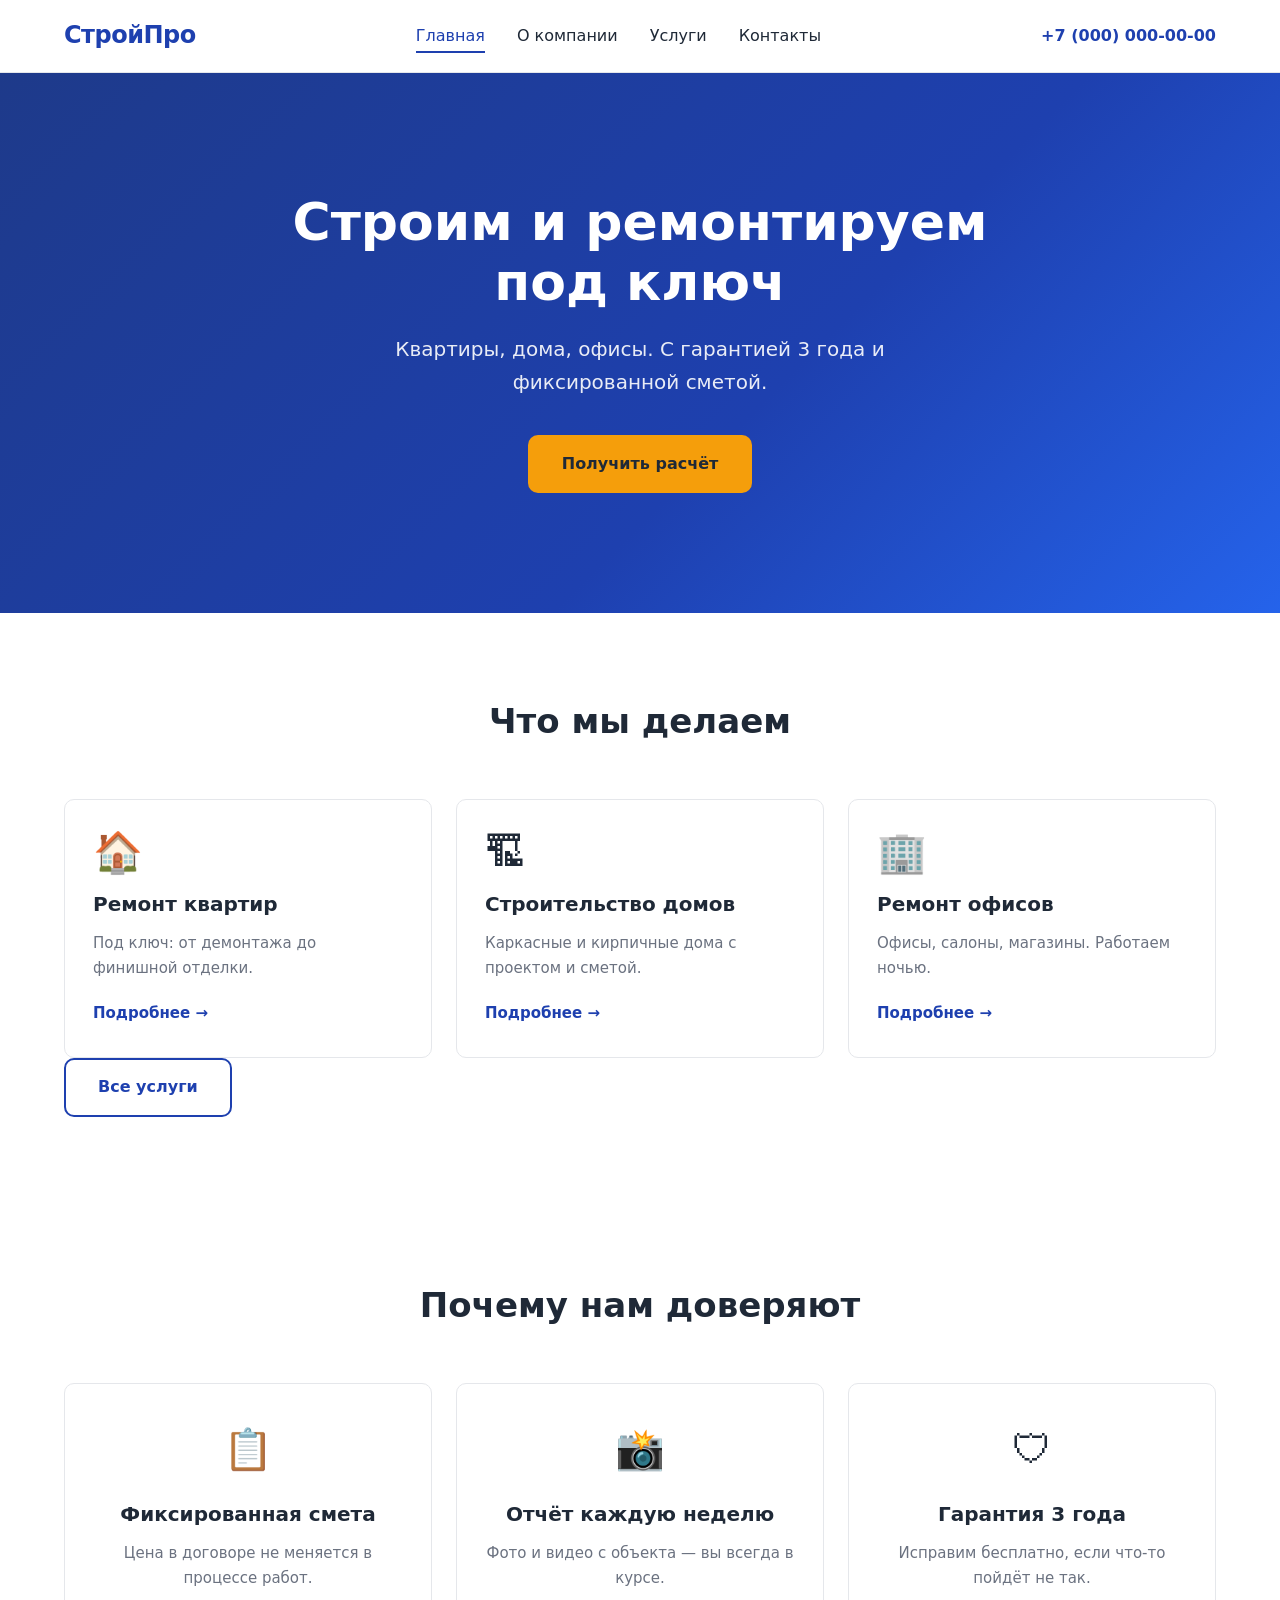
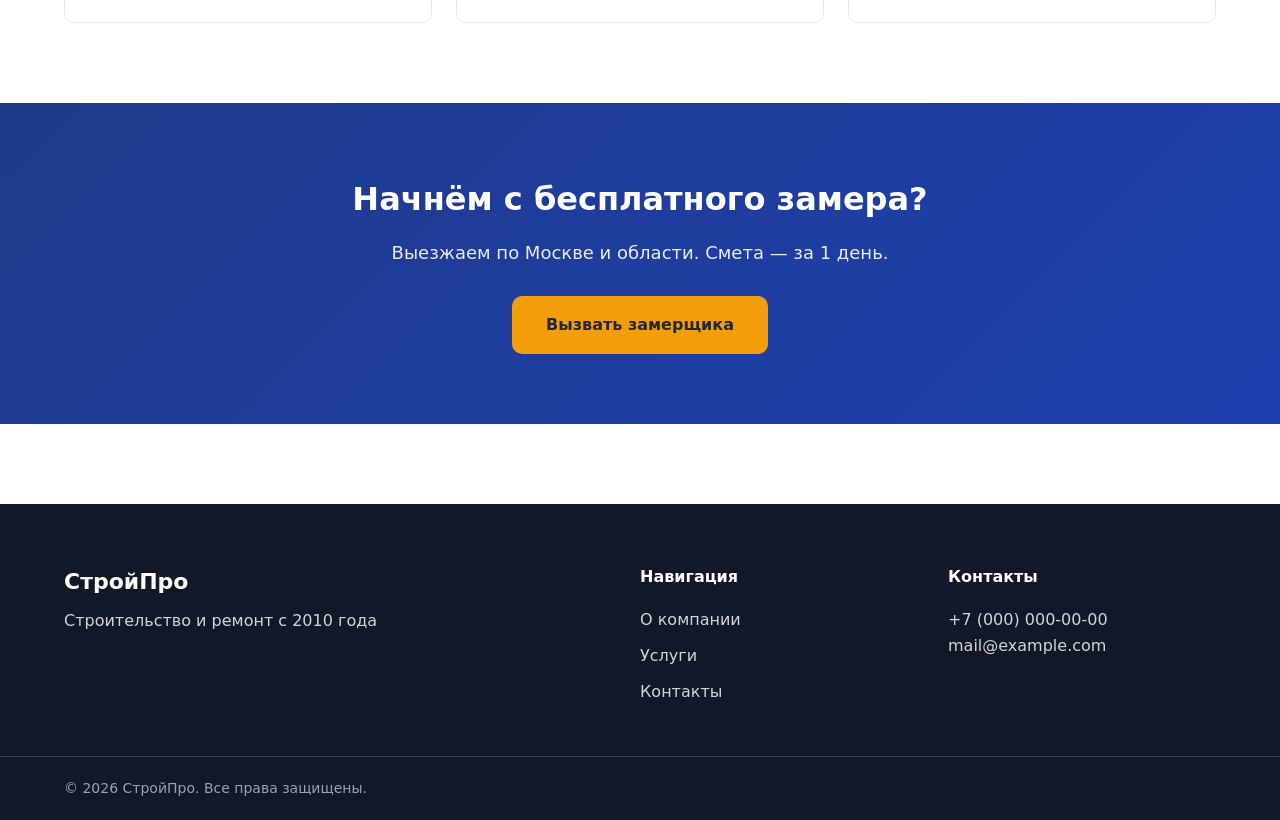
<file: index.html>
<!DOCTYPE html>
<html lang="ru">
<head>
  <meta charset="UTF-8">
  <meta name="viewport" content="width=device-width, initial-scale=1.0">
  <meta name="description" content="СтройПро — ремонт квартир и строительство домов под ключ в Москве. Фиксированная смета, гарантия 3 года.">
  <title>СтройПро — строительство и ремонт под ключ</title>
  <link rel="stylesheet" href="css/style.css">
  <link src="js/script.js">
</head>
<body>

  <!-- ШАПКА (одинаковая на всех страницах) -->
  <header class="header">
    <div class="container header-inner">
      <a href="index.html" class="logo">СтройПро</a>

      <nav class="nav">
        <ul class="nav-list">
          <li><a href="index.html" class="active">Главная</a></li>
          <li><a href="about.html">О компании</a></li>
          <li><a href="services.html">Услуги</a></li>
          <li><a href="contacts.html">Контакты</a></li>
        </ul>
      </nav>

      <a href="tel:+70000000000" class="header-phone">+7 (000) 000-00-00</a>

      <button class="burger" id="burger" aria-label="Открыть меню">
        <span></span><span></span><span></span>
      </button>
    </div>
  </header>



  <!-- КОНТЕНТ СТРАНИЦЫ (меняется) -->
  <main>
    <section class="hero">
      <div class="container">
        <h1>Строим и ремонтируем под ключ</h1>
        <p class="hero-sub">Квартиры, дома, офисы. С гарантией 3 года и фиксированной сметой.</p>
        <a href="contacts.html" class="btn btn-primary">Получить расчёт</a>
      </div>
    </section>
        <!-- УСЛУГИ КРАТКО -->
    <section class="section">
      <div class="container">
        <h2 class="section-heading">Что мы делаем</h2>
        <div class="services-grid">
          <a href="service-web.html" class="service-card">
            <div class="service-icon">🏠</div>
            <h3>Ремонт квартир</h3>
            <p>Под ключ: от демонтажа до финишной отделки.</p>
            <span class="service-link">Подробнее →</span>
          </a>
          <a href="service-web.html" class="service-card">
            <div class="service-icon">🏗</div>
            <h3>Строительство домов</h3>
            <p>Каркасные и кирпичные дома с проектом и сметой.</p>
            <span class="service-link">Подробнее →</span>
          </a>
          <a href="service-web.html" class="service-card">
            <div class="service-icon">🏢</div>
            <h3>Ремонт офисов</h3>
            <p>Офисы, салоны, магазины. Работаем ночью.</p>
            <span class="service-link">Подробнее →</span>
          </a>
        </div>
        <div class="section-more">
          <a href="services.html" class="btn btn-outline">Все услуги</a>
        </div>
      </div>
    </section>

    <!-- ПРЕИМУЩЕСТВА -->
    <section class="section section-alt">
      <div class="container">
        <h2 class="section-heading">Почему нам доверяют</h2>
        <div class="principles-grid">
          <div class="principle">
            <div class="principle-icon">📋</div>
            <h3>Фиксированная смета</h3>
            <p>Цена в договоре не меняется в процессе работ.</p>
          </div>
          <div class="principle">
            <div class="principle-icon">📸</div>
            <h3>Отчёт каждую неделю</h3>
            <p>Фото и видео с объекта — вы всегда в курсе.</p>
          </div>
          <div class="principle">
            <div class="principle-icon">🛡</div>
            <h3>Гарантия 3 года</h3>
            <p>Исправим бесплатно, если что-то пойдёт не так.</p>
          </div>
        </div>
      </div>
    </section>
    <!-- CTA -->
    <section class="cta">
      <div class="container cta-inner">
        <h2>Начнём с бесплатного замера?</h2>
        <p>Выезжаем по Москве и области. Смета — за 1 день.</p>
        <a href="contacts.html" class="btn btn-primary">Вызвать замерщика</a>
      </div>
    </section>
  </main>

  <!-- ФУТЕР (одинаковый на всех страницах) -->
  <footer class="footer">
    <div class="container footer-inner">
      <div class="footer-col">
        <strong class="footer-logo">СтройПро</strong>
        <p>Строительство и ремонт с 2010 года</p>
      </div>
      <div class="footer-col">
        <h4>Навигация</h4>
        <ul>
          <li><a href="about.html">О компании</a></li>
          <li><a href="services.html">Услуги</a></li>
          <li><a href="contacts.html">Контакты</a></li>
        </ul>
      </div>
      <div class="footer-col">
        <h4>Контакты</h4>
        <p><a href="tel:+70000000000">+7 (000) 000-00-00</a></p>
        <p><a href="mailto:mail@example.com">mail@example.com</a></p>
      </div>
    </div>
    <div class="footer-bottom">
      <div class="container">
        <p>© 2026 СтройПро. Все права защищены.</p>
      </div>
    </div>
  </footer>

  <script src="js/script.js"></script>
</body>
</html>
</file>
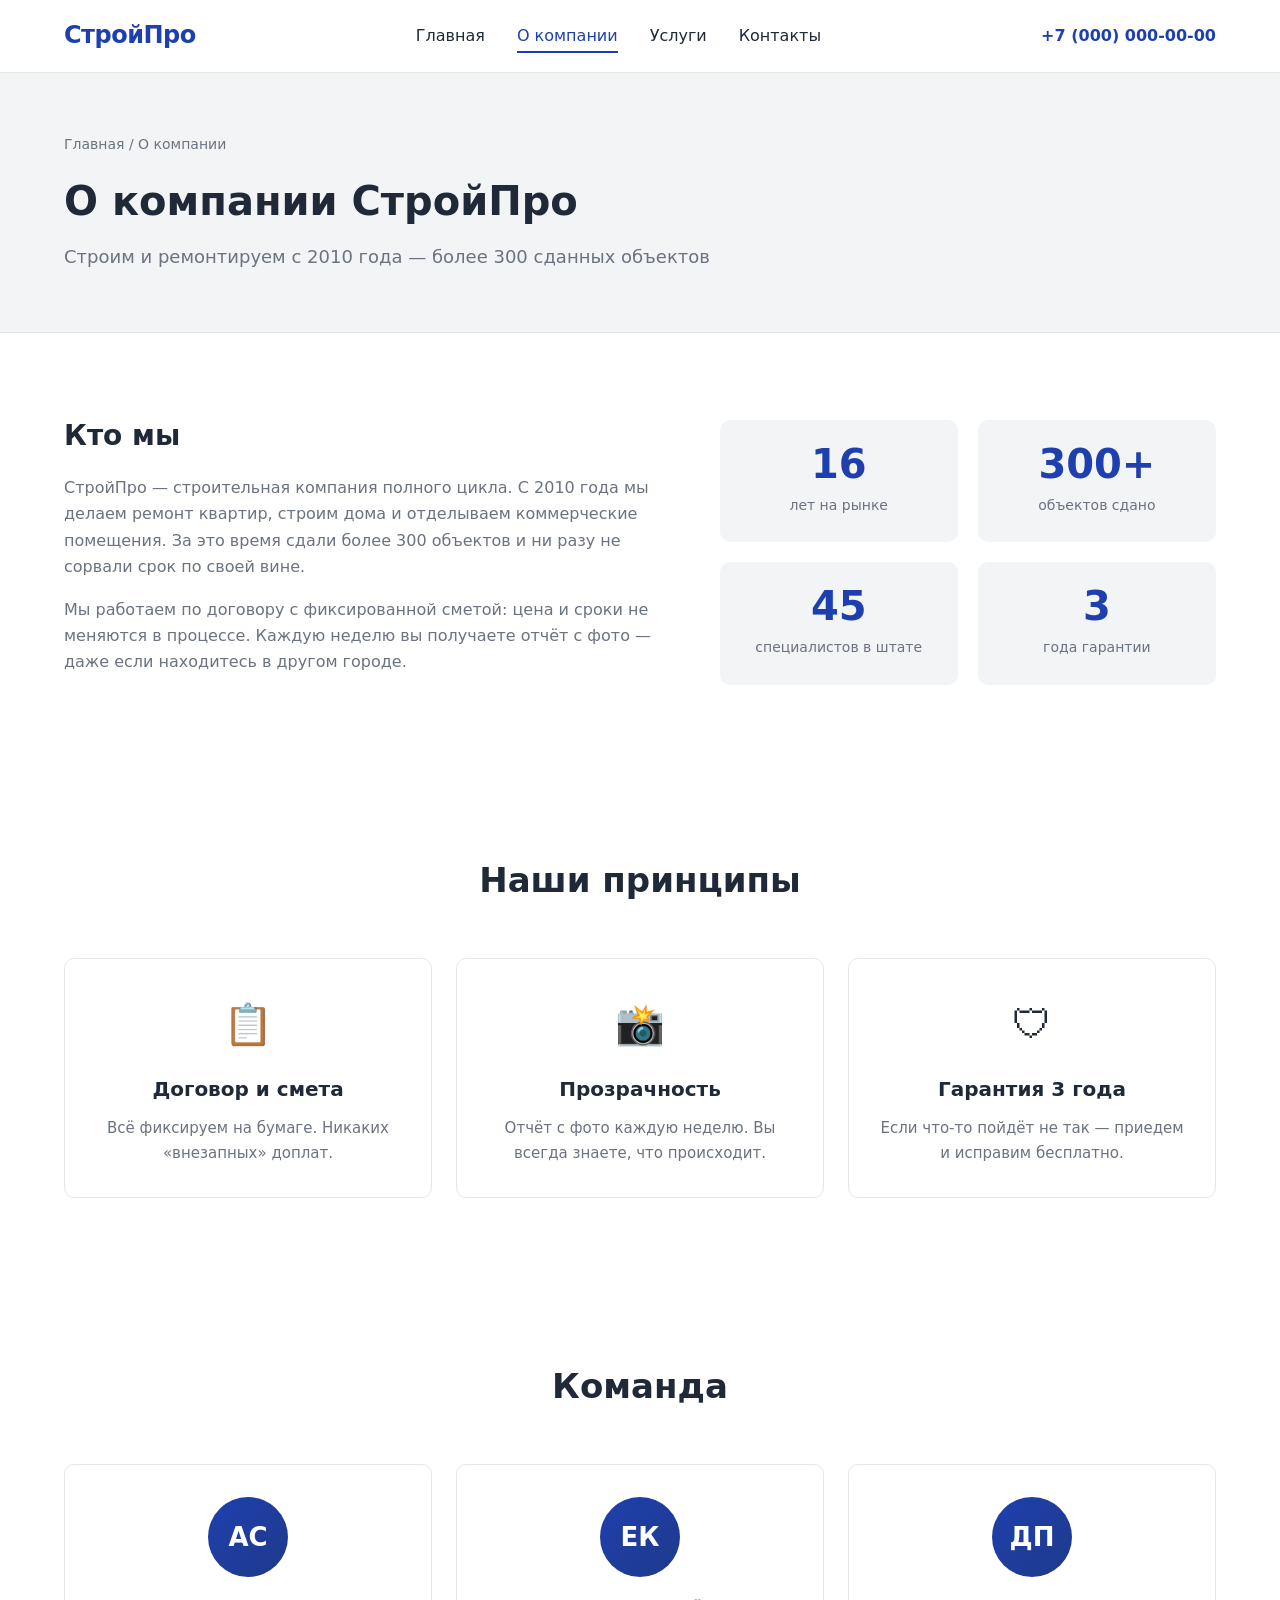
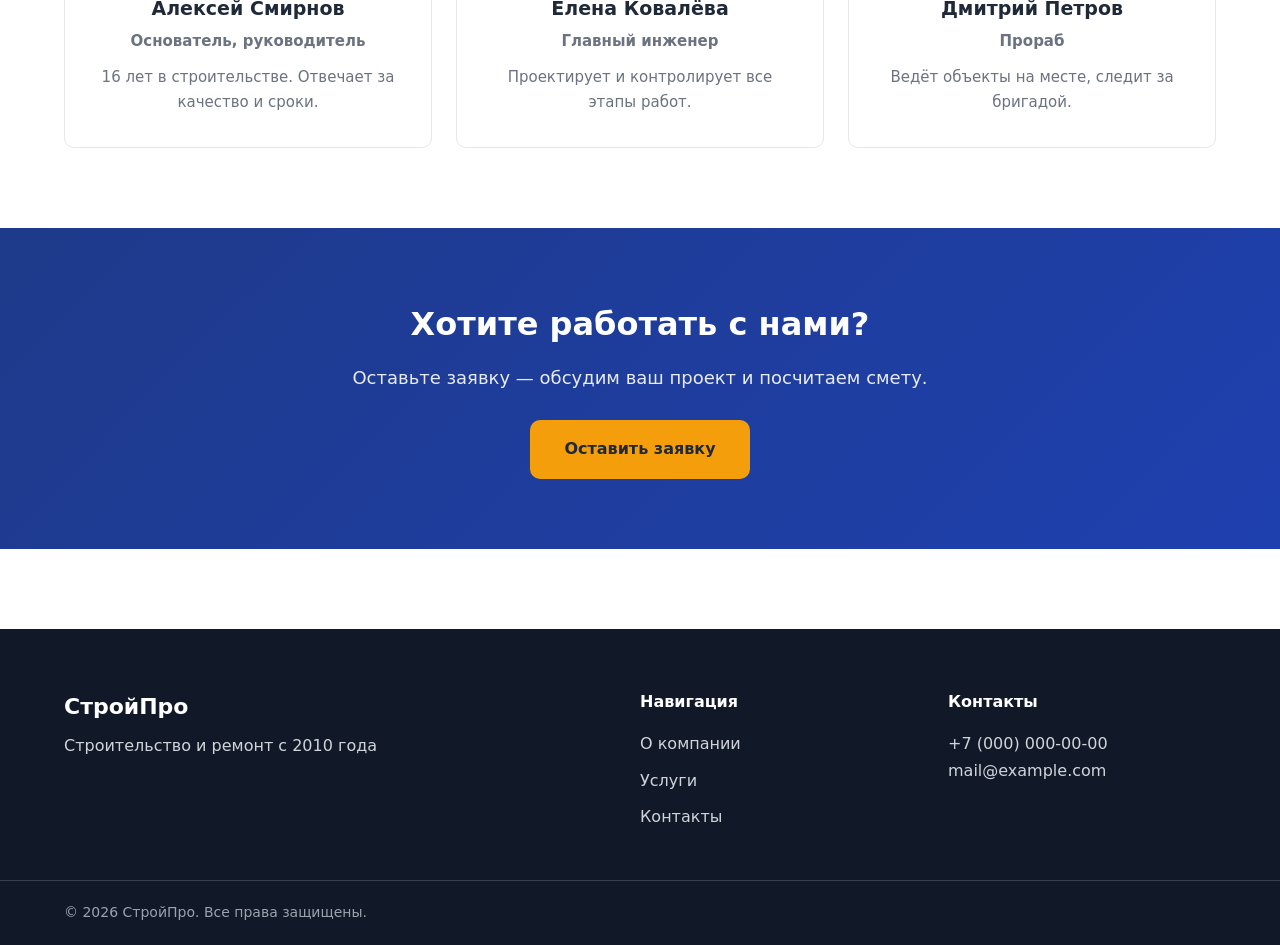
<file: about.html>
<!DOCTYPE html>
<html lang="ru">
<head>
  <meta charset="UTF-8">
  <meta name="viewport" content="width=device-width, initial-scale=1.0">
  <title>О компании — СтройПро</title>
  <link rel="stylesheet" href="css/style.css">
</head>
<body>

  <header class="header">
    <div class="container header-inner">
      <a href="index.html" class="logo">СтройПро</a>
      <nav class="nav">
        <ul class="nav-list">
          <li><a href="index.html">Главная</a></li>
          <li><a href="about.html" class="active">О компании</a></li>
          <li><a href="services.html">Услуги</a></li>
          <li><a href="contacts.html">Контакты</a></li>
        </ul>
      </nav>
      <a href="tel:+70000000000" class="header-phone">+7 (000) 000-00-00</a>
      <button class="burger" id="burger" aria-label="Открыть меню">
        <span></span><span></span><span></span>
      </button>
    </div>
  </header>

  <main>
    <section class="page-head">
      <div class="container">
        <nav class="breadcrumbs">
          <a href="index.html">Главная</a> / <span>О компании</span>
        </nav>
        <h1>О компании СтройПро</h1>
        <p>Строим и ремонтируем с 2010 года — более 300 сданных объектов</p>
      </div>
    </section>

    <!-- История + цифры -->
    <section class="section">
      <div class="container about-intro">
        <div class="about-text">
          <h2>Кто мы</h2>
          <p>СтройПро — строительная компания полного цикла. С 2010 года мы делаем ремонт квартир, строим дома и отделываем коммерческие помещения. За это время сдали более 300 объектов и ни разу не сорвали срок по своей вине.</p>
          <p>Мы работаем по договору с фиксированной сметой: цена и сроки не меняются в процессе. Каждую неделю вы получаете отчёт с фото — даже если находитесь в другом городе.</p>
        </div>
        <div class="about-stats">
          <div class="about-stat">
            <span class="about-stat-num">16</span>
            <span class="about-stat-label">лет на рынке</span>
          </div>
          <div class="about-stat">
            <span class="about-stat-num">300+</span>
            <span class="about-stat-label">объектов сдано</span>
          </div>
          <div class="about-stat">
            <span class="about-stat-num">45</span>
            <span class="about-stat-label">специалистов в штате</span>
          </div>
          <div class="about-stat">
            <span class="about-stat-num">3</span>
            <span class="about-stat-label">года гарантии</span>
          </div>
        </div>
      </div>
    </section>

    <!-- Принципы -->
    <section class="section section-alt">
      <div class="container">
        <h2 class="section-heading">Наши принципы</h2>
        <div class="principles-grid">
          <div class="principle">
            <div class="principle-icon">📋</div>
            <h3>Договор и смета</h3>
            <p>Всё фиксируем на бумаге. Никаких «внезапных» доплат.</p>
          </div>
          <div class="principle">
            <div class="principle-icon">📸</div>
            <h3>Прозрачность</h3>
            <p>Отчёт с фото каждую неделю. Вы всегда знаете, что происходит.</p>
          </div>
          <div class="principle">
            <div class="principle-icon">🛡</div>
            <h3>Гарантия 3 года</h3>
            <p>Если что-то пойдёт не так — приедем и исправим бесплатно.</p>
          </div>
        </div>
      </div>
    </section>

    <!-- Команда -->
    <section class="section">
      <div class="container">
        <h2 class="section-heading">Команда</h2>
        <div class="team-grid">
          <div class="team-card">
            <div class="team-avatar">АС</div>
            <h3>Алексей Смирнов</h3>
            <p class="team-role">Основатель, руководитель</p>
            <p>16 лет в строительстве. Отвечает за качество и сроки.</p>
          </div>
          <div class="team-card">
            <div class="team-avatar">ЕК</div>
            <h3>Елена Ковалёва</h3>
            <p class="team-role">Главный инженер</p>
            <p>Проектирует и контролирует все этапы работ.</p>
          </div>
          <div class="team-card">
            <div class="team-avatar">ДП</div>
            <h3>Дмитрий Петров</h3>
            <p class="team-role">Прораб</p>
            <p>Ведёт объекты на месте, следит за бригадой.</p>
          </div>
        </div>
      </div>
    </section>

    <section class="cta">
      <div class="container cta-inner">
        <h2>Хотите работать с нами?</h2>
        <p>Оставьте заявку — обсудим ваш проект и посчитаем смету.</p>
        <a href="contacts.html" class="btn btn-primary">Оставить заявку</a>
      </div>
    </section>
  </main>

  <footer class="footer">
    <div class="container footer-inner">
      <div class="footer-col">
        <strong class="footer-logo">СтройПро</strong>
        <p>Строительство и ремонт с 2010 года</p>
      </div>
      <div class="footer-col">
        <h4>Навигация</h4>
        <ul>
          <li><a href="about.html">О компании</a></li>
          <li><a href="services.html">Услуги</a></li>
          <li><a href="contacts.html">Контакты</a></li>
        </ul>
      </div>
      <div class="footer-col">
        <h4>Контакты</h4>
        <p><a href="tel:+70000000000">+7 (000) 000-00-00</a></p>
        <p><a href="mailto:mail@example.com">mail@example.com</a></p>
      </div>
    </div>
    <div class="footer-bottom">
      <div class="container">
        <p>© 2026 СтройПро. Все права защищены.</p>
      </div>
    </div>
  </footer>

  <script src="js/script.js"></script>
</body>
</html>
</file>
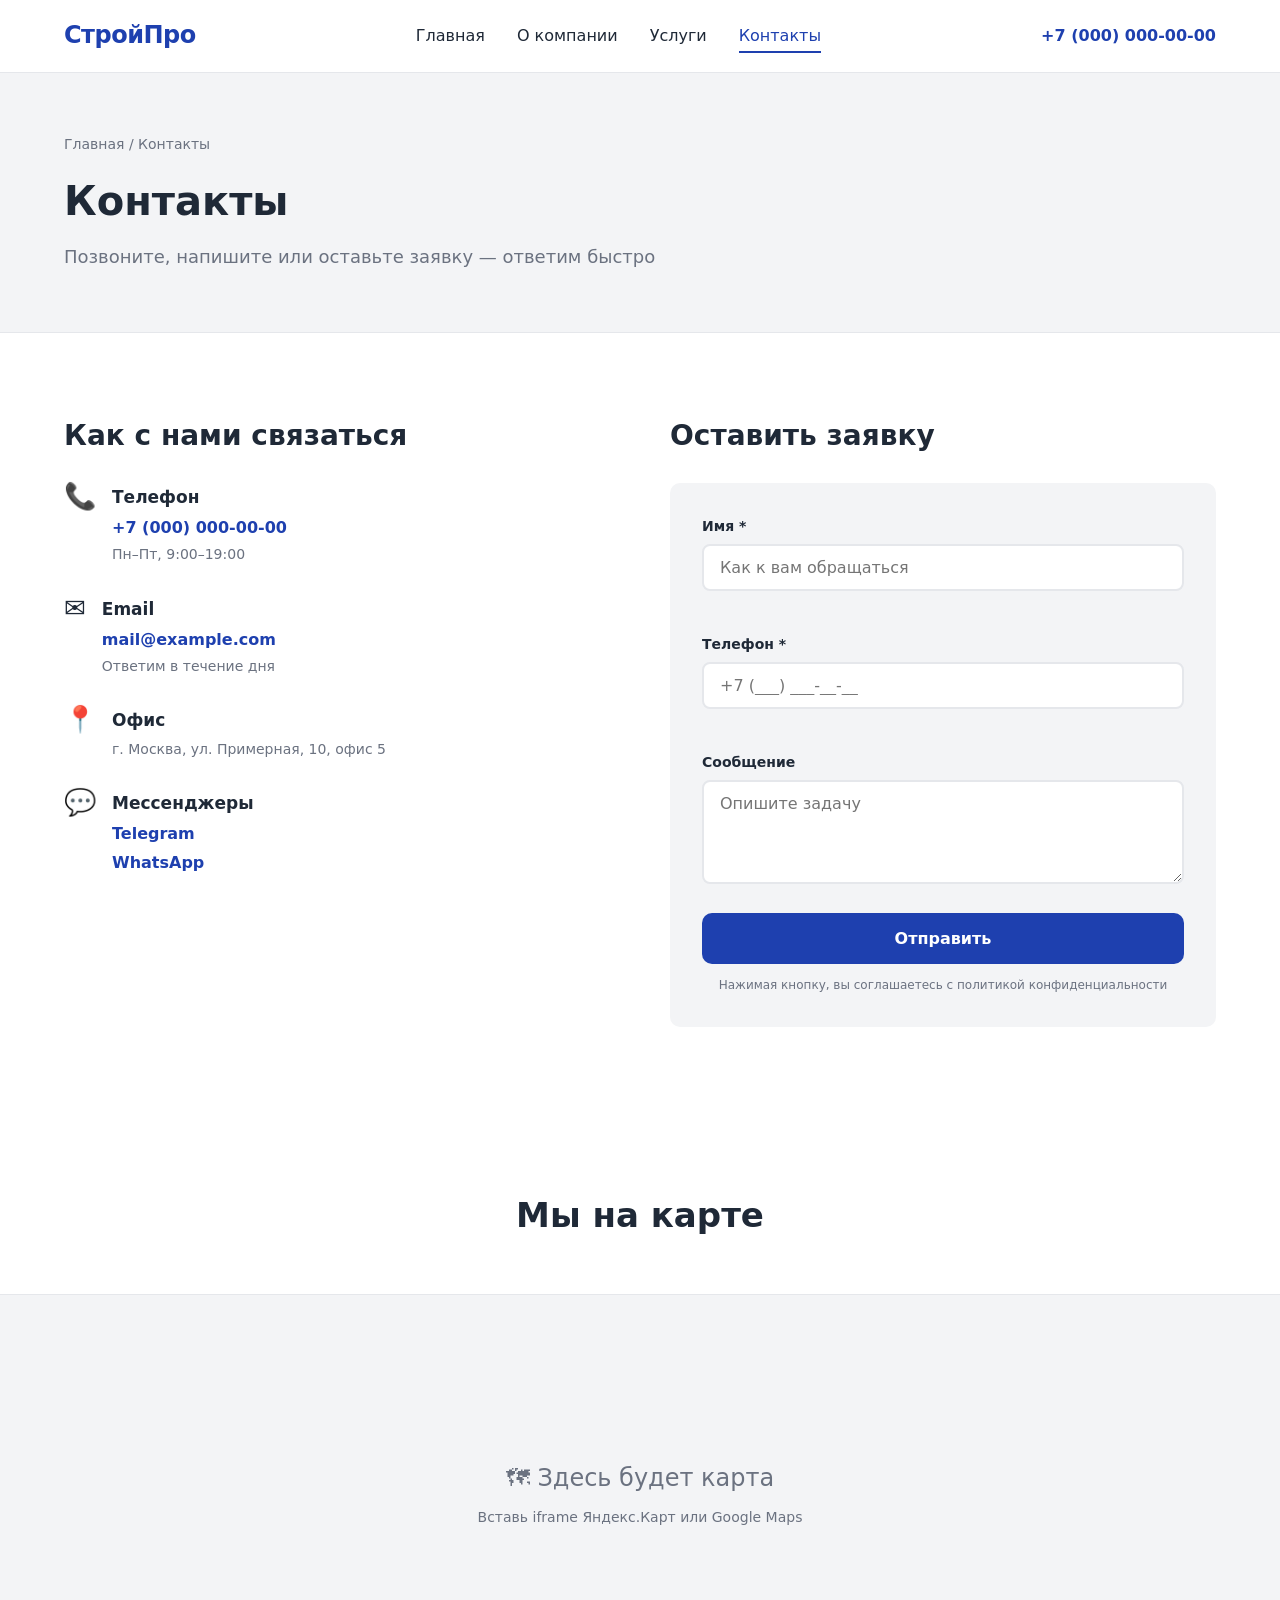
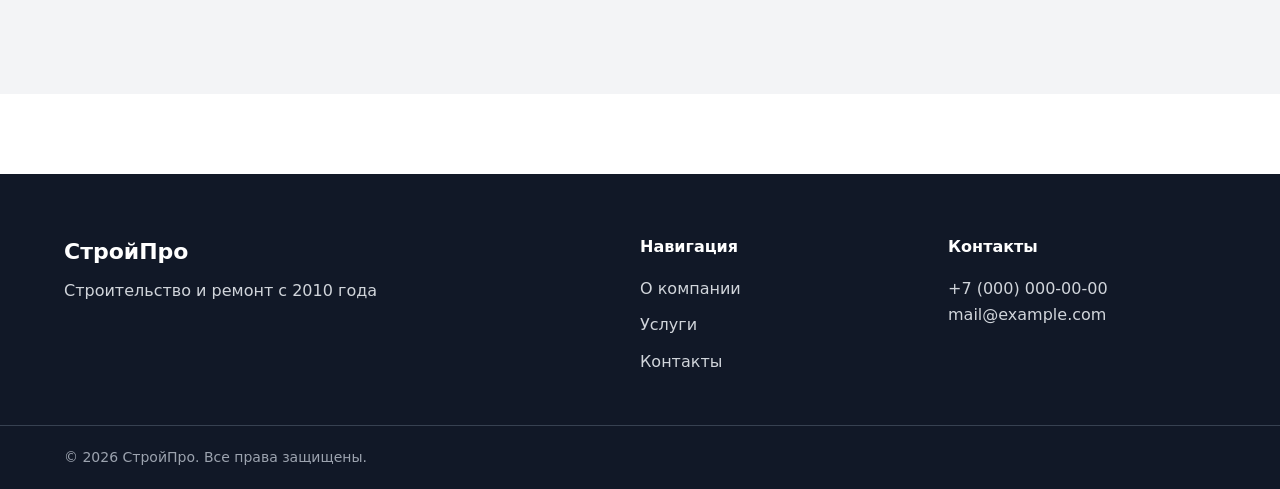
<file: contacts.html>
<!DOCTYPE html>
<html lang="ru">
<head>
  <meta charset="UTF-8">
  <meta name="viewport" content="width=device-width, initial-scale=1.0">
  <title>Контакты — СтройПро</title>
  <link rel="stylesheet" href="css/style.css">
</head>
<body>

  <header class="header">
    <div class="container header-inner">
      <a href="index.html" class="logo">СтройПро</a>
      <nav class="nav">
        <ul class="nav-list">
          <li><a href="index.html">Главная</a></li>
          <li><a href="about.html">О компании</a></li>
          <li><a href="services.html">Услуги</a></li>
          <li><a href="contacts.html" class="active">Контакты</a></li>
        </ul>
      </nav>
      <a href="tel:+70000000000" class="header-phone">+7 (000) 000-00-00</a>
      <button class="burger" id="burger" aria-label="Открыть меню">
        <span></span><span></span><span></span>
      </button>
    </div>
  </header>

  <main>
    <section class="page-head">
      <div class="container">
        <nav class="breadcrumbs">
          <a href="index.html">Главная</a> / <span>Контакты</span>
        </nav>
        <h1>Контакты</h1>
        <p>Позвоните, напишите или оставьте заявку — ответим быстро</p>
      </div>
    </section>

    <section class="section">
      <div class="container contacts-layout">

        <!-- Левая колонка: инфо -->
        <div class="contacts-info">
          <h2>Как с нами связаться</h2>

          <div class="contact-item">
            <div class="contact-icon">📞</div>
            <div>
              <h3>Телефон</h3>
              <a href="tel:+70000000000">+7 (000) 000-00-00</a>
              <p>Пн–Пт, 9:00–19:00</p>
            </div>
          </div>

          <div class="contact-item">
            <div class="contact-icon">✉️</div>
            <div>
              <h3>Email</h3>
              <a href="mailto:mail@example.com">mail@example.com</a>
              <p>Ответим в течение дня</p>
            </div>
          </div>

          <div class="contact-item">
            <div class="contact-icon">📍</div>
            <div>
              <h3>Офис</h3>
              <p>г. Москва, ул. Примерная, 10, офис 5</p>
            </div>
          </div>

          <div class="contact-item">
            <div class="contact-icon">💬</div>
            <div>
              <h3>Мессенджеры</h3>
              <a href="https://t.me/username" target="_blank">Telegram</a>
              <a href="https://wa.me/70000000000" target="_blank">WhatsApp</a>
            </div>
          </div>
        </div>

        <!-- Правая колонка: форма -->
        <div class="contacts-form-wrap">
          <h2>Оставить заявку</h2>
          <form class="contact-form" id="contactForm" novalidate>
            <div class="form-group">
              <label for="name">Имя *</label>
              <input type="text" id="name" name="name" placeholder="Как к вам обращаться">
              <span class="form-error" id="nameError"></span>
            </div>
            <div class="form-group">
              <label for="phone">Телефон *</label>
              <input type="tel" id="phone" name="phone" placeholder="+7 (___) ___-__-__">
              <span class="form-error" id="phoneError"></span>
            </div>
            <div class="form-group">
              <label for="message">Сообщение</label>
              <textarea id="message" name="message" rows="4" placeholder="Опишите задачу"></textarea>
            </div>
            <button type="submit" class="btn btn-primary">Отправить</button>
            <p class="form-note">Нажимая кнопку, вы соглашаетесь с политикой конфиденциальности</p>
          </form>
        </div>

      </div>
    </section>

    <!-- Карта -->
    <section class="map-section">
      <div class="container">
        <h2 class="section-heading">Мы на карте</h2>
      </div>
      <div class="map-placeholder">
        <p>🗺 Здесь будет карта</p>
        <p class="map-hint">Вставь iframe Яндекс.Карт или Google Maps</p>
      </div>
    </section>
  </main>

  <footer class="footer">
    <div class="container footer-inner">
      <div class="footer-col">
        <strong class="footer-logo">СтройПро</strong>
        <p>Строительство и ремонт с 2010 года</p>
      </div>
      <div class="footer-col">
        <h4>Навигация</h4>
        <ul>
          <li><a href="about.html">О компании</a></li>
          <li><a href="services.html">Услуги</a></li>
          <li><a href="contacts.html">Контакты</a></li>
        </ul>
      </div>
      <div class="footer-col">
        <h4>Контакты</h4>
        <p><a href="tel:+70000000000">+7 (000) 000-00-00</a></p>
        <p><a href="mailto:mail@example.com">mail@example.com</a></p>
      </div>
    </div>
    <div class="footer-bottom">
      <div class="container">
        <p>© 2026 СтройПро. Все права защищены.</p>
      </div>
    </div>
  </footer>

  <script src="js/script.js"></script>
</body>
</html>
</file>
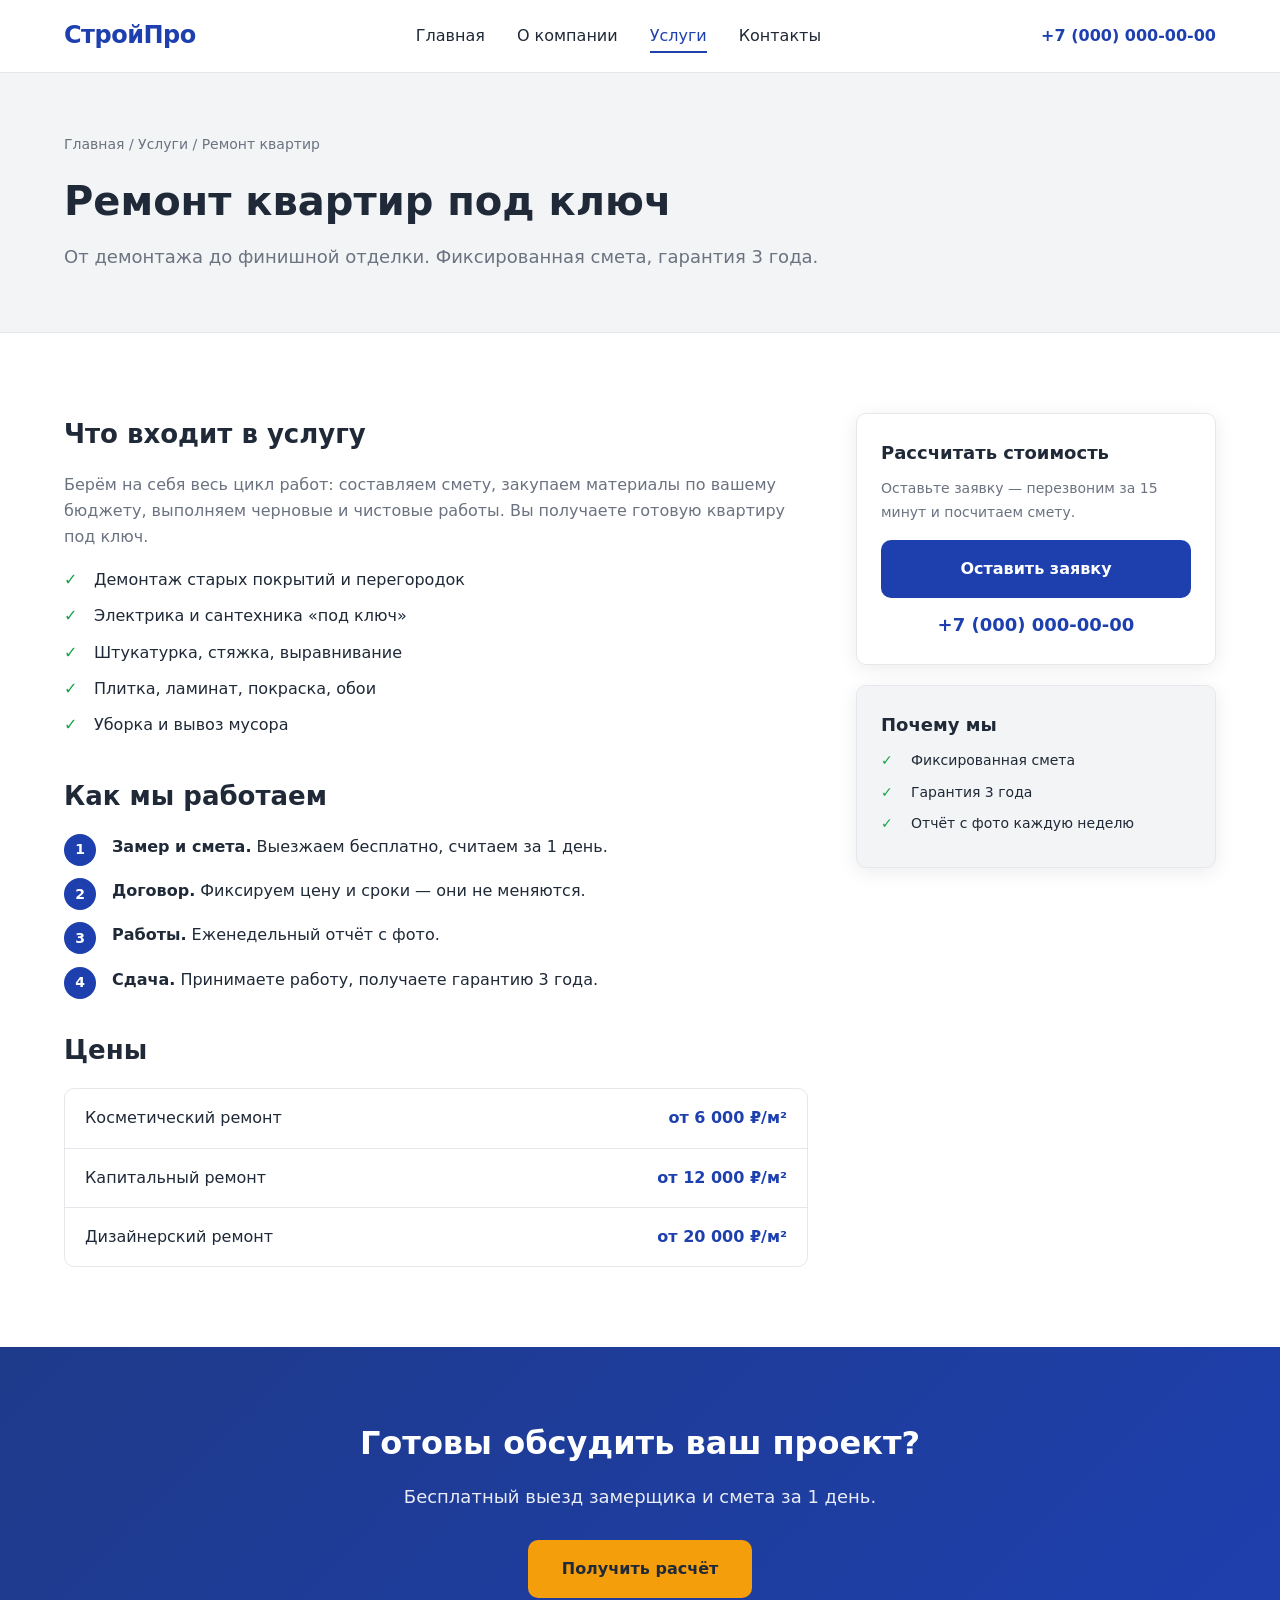
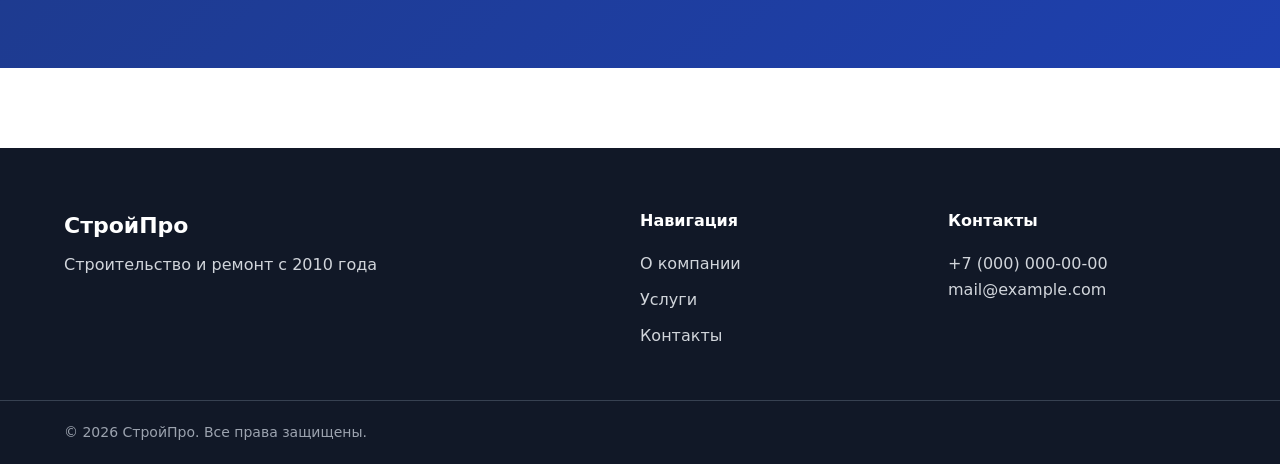
<file: service-web.html>
<!DOCTYPE html>
<html lang="ru">
<head>
  <meta charset="UTF-8">
  <meta name="viewport" content="width=device-width, initial-scale=1.0">
  <title>Ремонт квартир под ключ — СтройПро</title>
  <link rel="stylesheet" href="css/style.css">
</head>
<body>

  <header class="header">
    <div class="container header-inner">
      <a href="index.html" class="logo">СтройПро</a>
      <nav class="nav">
        <ul class="nav-list">
          <li><a href="index.html">Главная</a></li>
          <li><a href="about.html">О компании</a></li>
          <li><a href="services.html" class="active">Услуги</a></li>
          <li><a href="contacts.html">Контакты</a></li>
        </ul>
      </nav>
      <a href="tel:+70000000000" class="header-phone">+7 (000) 000-00-00</a>
      <button class="burger" id="burger" aria-label="Открыть меню">
        <span></span><span></span><span></span>
      </button>
    </div>
  </header>

  <main>
    <!-- Заголовок услуги -->
    <section class="page-head">
      <div class="container">
        <nav class="breadcrumbs">
          <a href="index.html">Главная</a> /
          <a href="services.html">Услуги</a> /
          <span>Ремонт квартир</span>
        </nav>
        <h1>Ремонт квартир под ключ</h1>
        <p>От демонтажа до финишной отделки. Фиксированная смета, гарантия 3 года.</p>
      </div>
    </section>

    <section class="section">
      <div class="container service-detail">

        <!-- Основной контент -->
        <div class="service-content">
          <h2>Что входит в услугу</h2>
          <p>Берём на себя весь цикл работ: составляем смету, закупаем материалы по вашему бюджету, выполняем черновые и чистовые работы. Вы получаете готовую квартиру под ключ.</p>

          <ul class="check-list">
            <li>Демонтаж старых покрытий и перегородок</li>
            <li>Электрика и сантехника «под ключ»</li>
            <li>Штукатурка, стяжка, выравнивание</li>
            <li>Плитка, ламинат, покраска, обои</li>
            <li>Уборка и вывоз мусора</li>
          </ul>

          <h2>Как мы работаем</h2>
          <ol class="steps">
            <li><strong>Замер и смета.</strong> Выезжаем бесплатно, считаем за 1 день.</li>
            <li><strong>Договор.</strong> Фиксируем цену и сроки — они не меняются.</li>
            <li><strong>Работы.</strong> Еженедельный отчёт с фото.</li>
            <li><strong>Сдача.</strong> Принимаете работу, получаете гарантию 3 года.</li>
          </ol>

          <h2>Цены</h2>
          <div class="price-table">
            <div class="price-row">
              <span>Косметический ремонт</span>
              <strong>от 6 000 ₽/м²</strong>
            </div>
            <div class="price-row">
              <span>Капитальный ремонт</span>
              <strong>от 12 000 ₽/м²</strong>
            </div>
            <div class="price-row">
              <span>Дизайнерский ремонт</span>
              <strong>от 20 000 ₽/м²</strong>
            </div>
          </div>
        </div>

        <!-- Боковая панель -->
        <aside class="service-sidebar">
          <div class="sidebar-box">
            <h3>Рассчитать стоимость</h3>
            <p>Оставьте заявку — перезвоним за 15 минут и посчитаем смету.</p>
            <a href="contacts.html" class="btn btn-primary">Оставить заявку</a>
            <a href="tel:+70000000000" class="sidebar-phone">+7 (000) 000-00-00</a>
          </div>

          <div class="sidebar-box sidebar-box-alt">
            <h3>Почему мы</h3>
            <ul class="check-list">
              <li>Фиксированная смета</li>
              <li>Гарантия 3 года</li>
              <li>Отчёт с фото каждую неделю</li>
            </ul>
          </div>
        </aside>

      </div>
    </section>

    <section class="cta">
      <div class="container cta-inner">
        <h2>Готовы обсудить ваш проект?</h2>
        <p>Бесплатный выезд замерщика и смета за 1 день.</p>
        <a href="contacts.html" class="btn btn-primary">Получить расчёт</a>
      </div>
    </section>
  </main>

  <footer class="footer">
    <div class="container footer-inner">
      <div class="footer-col">
        <strong class="footer-logo">СтройПро</strong>
        <p>Строительство и ремонт с 2010 года</p>
      </div>
      <div class="footer-col">
        <h4>Навигация</h4>
        <ul>
          <li><a href="about.html">О компании</a></li>
          <li><a href="services.html">Услуги</a></li>
          <li><a href="contacts.html">Контакты</a></li>
        </ul>
      </div>
      <div class="footer-col">
        <h4>Контакты</h4>
        <p><a href="tel:+70000000000">+7 (000) 000-00-00</a></p>
        <p><a href="mailto:mail@example.com">mail@example.com</a></p>
      </div>
    </div>
    <div class="footer-bottom">
      <div class="container">
        <p>© 2026 СтройПро. Все права защищены.</p>
      </div>
    </div>
  </footer>

  <script src="js/script.js"></script>
</body>
</html>
</file>
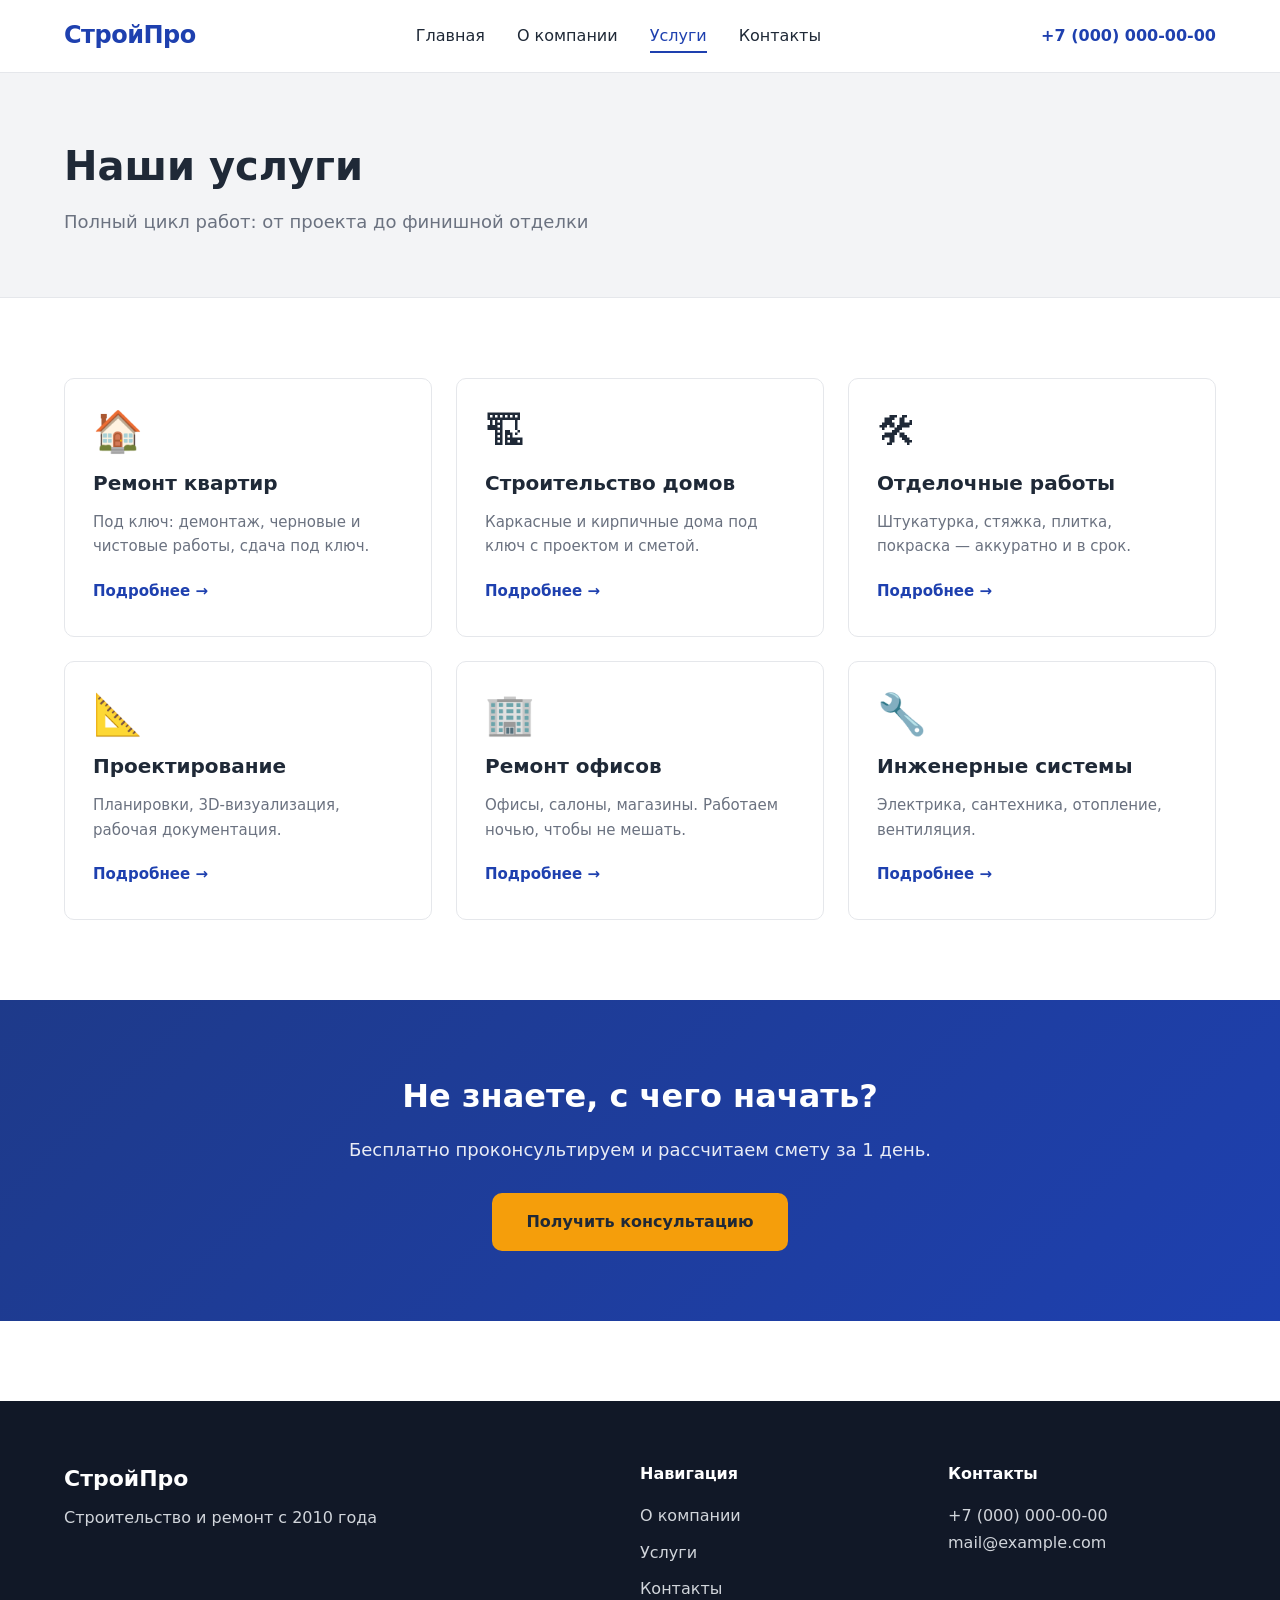
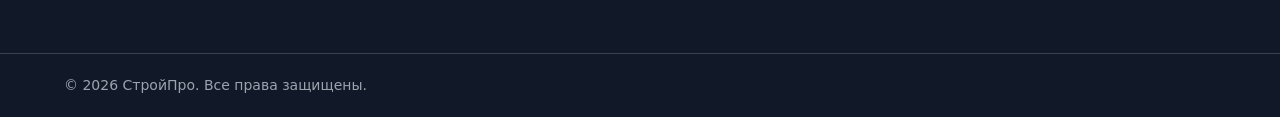
<file: services.html>
<!DOCTYPE html>
<html lang="ru">
<head>
  <meta charset="UTF-8">
  <meta name="viewport" content="width=device-width, initial-scale=1.0">
  <title>Услуги — СтройПро</title>
  <link rel="stylesheet" href="css/style.css">
</head>
<body>

  <header class="header">
    <div class="container header-inner">
      <a href="index.html" class="logo">СтройПро</a>
      <nav class="nav">
        <ul class="nav-list">
          <li><a href="index.html">Главная</a></li>
          <li><a href="about.html">О компании</a></li>
          <li><a href="services.html" class="active">Услуги</a></li>
          <li><a href="contacts.html">Контакты</a></li>
        </ul>
      </nav>
      <a href="tel:+70000000000" class="header-phone">+7 (000) 000-00-00</a>
      <button class="burger" id="burger" aria-label="Открыть меню">
        <span></span><span></span><span></span>
      </button>
    </div>
  </header>

  <main>
    <!-- Заголовок страницы -->
    <section class="page-head">
      <div class="container">
        <h1>Наши услуги</h1>
        <p>Полный цикл работ: от проекта до финишной отделки</p>
      </div>
    </section>

    <!-- Сетка услуг -->
    <section class="section">
      <div class="container">
        <div class="services-grid">

          <a href="service-web.html" class="service-card">
            <div class="service-icon">🏠</div>
            <h3>Ремонт квартир</h3>
            <p>Под ключ: демонтаж, черновые и чистовые работы, сдача под ключ.</p>
            <span class="service-link">Подробнее →</span>
          </a>

          <a href="service-web.html" class="service-card">
            <div class="service-icon">🏗</div>
            <h3>Строительство домов</h3>
            <p>Каркасные и кирпичные дома под ключ с проектом и сметой.</p>
            <span class="service-link">Подробнее →</span>
          </a>

          <a href="service-web.html" class="service-card">
            <div class="service-icon">🛠</div>
            <h3>Отделочные работы</h3>
            <p>Штукатурка, стяжка, плитка, покраска — аккуратно и в срок.</p>
            <span class="service-link">Подробнее →</span>
          </a>

          <a href="service-web.html" class="service-card">
            <div class="service-icon">📐</div>
            <h3>Проектирование</h3>
            <p>Планировки, 3D-визуализация, рабочая документация.</p>
            <span class="service-link">Подробнее →</span>
          </a>

          <a href="service-web.html" class="service-card">
            <div class="service-icon">🏢</div>
            <h3>Ремонт офисов</h3>
            <p>Офисы, салоны, магазины. Работаем ночью, чтобы не мешать.</p>
            <span class="service-link">Подробнее →</span>
          </a>

          <a href="service-web.html" class="service-card">
            <div class="service-icon">🔧</div>
            <h3>Инженерные системы</h3>
            <p>Электрика, сантехника, отопление, вентиляция.</p>
            <span class="service-link">Подробнее →</span>
          </a>

        </div>
      </div>
    </section>

    <!-- CTA -->
    <section class="cta">
      <div class="container cta-inner">
        <h2>Не знаете, с чего начать?</h2>
        <p>Бесплатно проконсультируем и рассчитаем смету за 1 день.</p>
        <a href="contacts.html" class="btn btn-primary">Получить консультацию</a>
      </div>
    </section>
  </main>

  <footer class="footer">
    <div class="container footer-inner">
      <div class="footer-col">
        <strong class="footer-logo">СтройПро</strong>
        <p>Строительство и ремонт с 2010 года</p>
      </div>
      <div class="footer-col">
        <h4>Навигация</h4>
        <ul>
          <li><a href="about.html">О компании</a></li>
          <li><a href="services.html">Услуги</a></li>
          <li><a href="contacts.html">Контакты</a></li>
        </ul>
      </div>
      <div class="footer-col">
        <h4>Контакты</h4>
        <p><a href="tel:+70000000000">+7 (000) 000-00-00</a></p>
        <p><a href="mailto:mail@example.com">mail@example.com</a></p>
      </div>
    </div>
    <div class="footer-bottom">
      <div class="container">
        <p>© 2026 СтройПро. Все права защищены.</p>
      </div>
    </div>
  </footer>

  <script src="js/script.js"></script>
</body>
</html>
</file>
<file: css/style.css>
/* ===== ПЕРЕМЕННЫЕ ===== */
:root {
  --primary: #1e40af;
  --primary-dark: #1e3a8a;
  --accent: #f59e0b;
  --text: #1f2937;
  --text-muted: #6b7280;
  --bg: #ffffff;
  --bg-alt: #f3f4f6;
  --border: #e5e7eb;
  --radius: 10px;
  --shadow: 0 4px 20px rgba(0,0,0,0.08);
  --max-width: 1200px;
}

/* ===== СБРОС ===== */
* {
  margin: 0;
  padding: 0;
  box-sizing: border-box;
}

html {
  scroll-behavior: smooth;
}

body {
  font-family: 'Segoe UI', system-ui, Arial, sans-serif;
  color: var(--text);
  background: var(--bg);
  line-height: 1.65;
  overflow-x: hidden;
}

a {
  color: inherit;
  text-decoration: none;
}

ul {
  list-style: none;
}

img {
  max-width: 100%;
  display: block;
}

/* ===== КОНТЕЙНЕР ===== */
.container {
  max-width: var(--max-width);
  margin: 0 auto;
  padding: 0 24px;
}

/* ===== КНОПКИ ===== */
.btn {
  display: inline-block;
  padding: 14px 32px;
  border-radius: var(--radius);
  font-weight: 600;
  font-size: 16px;
  border: 2px solid transparent;
  cursor: pointer;
  transition: all 0.2s ease;
  font-family: inherit;
}

.btn-primary {
  background: var(--primary);
  color: #fff;
}

.btn-primary:hover {
  background: var(--primary-dark);
  transform: translateY(-2px);
  box-shadow: 0 8px 20px rgba(30, 64, 175, 0.3);
}

.btn-outline {
  background: transparent;
  color: var(--primary);
  border-color: var(--primary);
}

.btn-outline:hover {
  background: var(--primary);
  color: #fff;
}

/* ===== ШАПКА ===== */
.header {
  background: #fff;
  border-bottom: 1px solid var(--border);
  position: sticky;
  top: 0;
  z-index: 1000;
}

.header-inner {
  display: flex;
  align-items: center;
  justify-content: space-between;
  height: 72px;
  gap: 24px;
}

.logo {
  font-size: 24px;
  font-weight: 800;
  color: var(--primary);
  letter-spacing: -0.5px;
}

.nav-list {
  display: flex;
  gap: 32px;
}

.nav-list a {
  font-weight: 500;
  color: var(--text);
  padding: 8px 0;
  position: relative;
  transition: color 0.2s ease;
}

.nav-list a:hover,
.nav-list a.active {
  color: var(--primary);
}

/* подчёркивание активной ссылки */
.nav-list a.active::after {
  content: '';
  position: absolute;
  bottom: 0;
  left: 0;
  width: 100%;
  height: 2px;
  background: var(--primary);
}

.header-phone {
  font-weight: 700;
  color: var(--primary);
  white-space: nowrap;
  transition: color 0.2s ease;
}

.header-phone:hover {
  color: var(--primary-dark);
}

/* бургер — скрыт на ПК */
.burger {
  display: none;
  flex-direction: column;
  justify-content: space-between;
  width: 28px;
  height: 20px;
  background: none;
  border: none;
  cursor: pointer;
  padding: 0;
}

.burger span {
  display: block;
  width: 100%;
  height: 3px;
  background: var(--text);
  border-radius: 2px;
  transition: transform 0.3s ease, opacity 0.3s ease;
}

/* ===== HERO ===== */
.hero {
  background: linear-gradient(135deg, #1e3a8a 0%, #1e40af 60%, #2563eb 100%);
  color: #fff;
  padding: 120px 0;
  text-align: center;
}

.hero h1 {
  font-size: 52px;
  line-height: 1.15;
  font-weight: 800;
  margin-bottom: 20px;
  max-width: 800px;
  margin-left: auto;
  margin-right: auto;
}

.hero-sub {
  font-size: 20px;
  opacity: 0.9;
  margin-bottom: 36px;
  max-width: 600px;
  margin-left: auto;
  margin-right: auto;
}

.hero .btn-primary {
  background: var(--accent);
  color: #1f2937;
}

.hero .btn-primary:hover {
  background: #d97706;
  box-shadow: 0 8px 20px rgba(245, 158, 11, 0.4);
}

/* ===== ФУТЕР ===== */
.footer {
  background: #111827;
  color: #d1d5db;
  padding-top: 60px;
  margin-top: 80px;
}

.footer-inner {
  display: grid;
  grid-template-columns: 2fr 1fr 1fr;
  gap: 40px;
  padding-bottom: 40px;
}

.footer-logo {
  font-size: 22px;
  color: #fff;
  display: block;
  margin-bottom: 8px;
}

.footer-col h4 {
  color: #fff;
  font-size: 16px;
  margin-bottom: 16px;
}

.footer-col ul li {
  margin-bottom: 10px;
}

.footer-col a {
  transition: color 0.2s ease;
}

.footer-col a:hover {
  color: var(--accent);
}

.footer-bottom {
  border-top: 1px solid #374151;
  padding: 20px 0;
  font-size: 14px;
  color: #9ca3af;
}

/* ===== АДАПТИВ ===== */
@media (max-width: 900px) {
  .header-phone {
    display: none;
  }

  .burger {
    display: flex;
  }

  .nav {
    position: absolute;
    top: 100%;
    left: 0;
    width: 100%;
    background: #fff;
    border-bottom: 1px solid var(--border);
    box-shadow: 0 8px 20px rgba(0,0,0,0.08);
    max-height: 0;
    overflow: hidden;
    transition: max-height 0.3s ease;
  }

  .nav.nav-open {
    max-height: 300px;
  }

  .nav-list {
    flex-direction: column;
    gap: 0;
    padding: 8px 24px 16px;
  }

  .nav-list a {
    display: block;
    padding: 12px 0;
    border-bottom: 1px solid var(--border);
  }

  .nav-list a.active::after {
    display: none;
  }

  .hero {
    padding: 80px 0;
  }

  .hero h1 {
    font-size: 34px;
  }

  .hero-sub {
    font-size: 17px;
  }

  .footer-inner {
    grid-template-columns: 1fr;
    gap: 32px;
  }
}

@media (max-width: 600px) {
  .hero h1 {
    font-size: 28px;
  }

  .btn {
    width: 100%;
    text-align: center;
  }
}

/* ===== ЗАГОЛОВОК ВНУТРЕННЕЙ СТРАНИЦЫ ===== */
.page-head {
  background: var(--bg-alt);
  padding: 60px 0;
  border-bottom: 1px solid var(--border);
}

.page-head h1 {
  font-size: 40px;
  margin-bottom: 8px;
}

.page-head p {
  color: var(--text-muted);
  font-size: 18px;
}

/* ===== СЕКЦИИ ===== */
.section {
  padding: 80px 0;
}

/* ===== СЕТКА УСЛУГ ===== */
.services-grid {
  display: grid;
  grid-template-columns: repeat(3, 1fr);
  gap: 24px;
}

.service-card {
  display: flex;
  flex-direction: column;
  background: #fff;
  border: 1px solid var(--border);
  border-radius: var(--radius);
  padding: 32px 28px;
  transition: transform 0.25s ease, box-shadow 0.25s ease, border-color 0.25s ease;
}

.service-card:hover {
  transform: translateY(-6px);
  box-shadow: var(--shadow);
  border-color: var(--primary);
}

.service-icon {
  font-size: 40px;
  margin-bottom: 16px;
  line-height: 1;
}

.service-card h3 {
  font-size: 20px;
  margin-bottom: 10px;
}

.service-card p {
  color: var(--text-muted);
  font-size: 15px;
  margin-bottom: 20px;
  flex-grow: 1;
}

.service-link {
  color: var(--primary);
  font-weight: 600;
  font-size: 15px;
}

/* ===== CTA ===== */
.cta {
  background: linear-gradient(135deg, var(--primary-dark), var(--primary));
  color: #fff;
  padding: 70px 0;
  text-align: center;
}

.cta h2 {
  font-size: 32px;
  margin-bottom: 12px;
}

.cta p {
  font-size: 18px;
  opacity: 0.9;
  margin-bottom: 28px;
}

.cta .btn-primary {
  background: var(--accent);
  color: #1f2937;
}

.cta .btn-primary:hover {
  background: #d97706;
}

/* ===== ХЛЕБНЫЕ КРОШКИ ===== */
.breadcrumbs {
  font-size: 14px;
  color: var(--text-muted);
  margin-bottom: 12px;
}

.breadcrumbs a {
  color: var(--text-muted);
  transition: color 0.2s;
}

.breadcrumbs a:hover {
  color: var(--primary);
}

/* ===== ДЕТАЛЬНАЯ СТРАНИЦА УСЛУГИ ===== */
.service-detail {
  display: grid;
  grid-template-columns: 1fr 360px;
  gap: 48px;
  align-items: start;
}

.service-content h2 {
  font-size: 26px;
  margin: 36px 0 16px;
}

.service-content h2:first-child {
  margin-top: 0;
}

.service-content p {
  color: var(--text-muted);
  margin-bottom: 16px;
}

/* список с галочками */
.check-list li {
  position: relative;
  padding-left: 30px;
  margin-bottom: 10px;
  color: var(--text);
}

.check-list li::before {
  content: '✓';
  position: absolute;
  left: 0;
  top: 0;
  color: #16a34a;
  font-weight: 700;
}

/* нумерованные шаги */
.steps {
  counter-reset: step;
  list-style: none;
}

.steps li {
  position: relative;
  padding-left: 48px;
  margin-bottom: 18px;
}

.steps li::before {
  counter-increment: step;
  content: counter(step);
  position: absolute;
  left: 0;
  top: 0;
  width: 32px;
  height: 32px;
  background: var(--primary);
  color: #fff;
  border-radius: 50%;
  display: flex;
  align-items: center;
  justify-content: center;
  font-weight: 700;
  font-size: 14px;
}

/* таблица цен */
.price-table {
  border: 1px solid var(--border);
  border-radius: var(--radius);
  overflow: hidden;
}

.price-row {
  display: flex;
  justify-content: space-between;
  align-items: center;
  padding: 16px 20px;
  border-bottom: 1px solid var(--border);
}

.price-row:last-child {
  border-bottom: none;
}

.price-row strong {
  color: var(--primary);
  white-space: nowrap;
}

/* сайдбар */
.service-sidebar {
  display: flex;
  flex-direction: column;
  gap: 20px;
  position: sticky;
  top: 92px; /* высота шапки + отступ */
}

.sidebar-box {
  background: #fff;
  border: 1px solid var(--border);
  border-radius: var(--radius);
  padding: 24px;
  box-shadow: var(--shadow);
}

.sidebar-box h3 {
  font-size: 18px;
  margin-bottom: 10px;
}

.sidebar-box p {
  color: var(--text-muted);
  font-size: 14px;
  margin-bottom: 16px;
}

.sidebar-box .btn {
  width: 100%;
  text-align: center;
  margin-bottom: 12px;
}

.sidebar-phone {
  display: block;
  text-align: center;
  font-weight: 700;
  color: var(--primary);
  font-size: 18px;
}

.sidebar-box-alt {
  background: var(--bg-alt);
}

.sidebar-box-alt .check-list li {
  font-size: 14px;
  margin-bottom: 8px;
}

/* адаптив для детальной */
@media (max-width: 900px) {
  .service-detail {
    grid-template-columns: 1fr;
    gap: 32px;
  }

  .service-sidebar {
    position: static;
  }

  .services-grid {
    grid-template-columns: repeat(2, 1fr);
  }
}

@media (max-width: 600px) {
  .services-grid {
    grid-template-columns: 1fr;
  }

  .page-head h1 {
    font-size: 28px;
  }
}

/* ===== О КОМПАНИИ ===== */
.about-intro {
  display: grid;
  grid-template-columns: 1.2fr 1fr;
  gap: 60px;
  align-items: center;
}

.about-text h2 {
  font-size: 28px;
  margin-bottom: 16px;
}

.about-text p {
  color: var(--text-muted);
  margin-bottom: 16px;
}

.about-stats {
  display: grid;
  grid-template-columns: 1fr 1fr;
  gap: 20px;
}

.about-stat {
  background: var(--bg-alt);
  border-radius: var(--radius);
  padding: 24px 20px;
  text-align: center;
}

.about-stat-num {
  display: block;
  font-size: 40px;
  font-weight: 800;
  color: var(--primary);
  line-height: 1;
  margin-bottom: 8px;
}

.about-stat-label {
  font-size: 14px;
  color: var(--text-muted);
}

/* заголовок секции */
.section-heading {
  font-size: 34px;
  text-align: center;
  margin-bottom: 50px;
}

/* принципы */
.principles-grid {
  display: grid;
  grid-template-columns: repeat(3, 1fr);
  gap: 24px;
}

.principle {
  background: #fff;
  border: 1px solid var(--border);
  border-radius: var(--radius);
  padding: 32px 28px;
  text-align: center;
}

.principle-icon {
  font-size: 40px;
  margin-bottom: 16px;
}

.principle h3 {
  font-size: 20px;
  margin-bottom: 10px;
}

.principle p {
  color: var(--text-muted);
  font-size: 15px;
}

/* команда */
.team-grid {
  display: grid;
  grid-template-columns: repeat(3, 1fr);
  gap: 24px;
}

.team-card {
  background: #fff;
  border: 1px solid var(--border);
  border-radius: var(--radius);
  padding: 32px 28px;
  text-align: center;
  transition: transform 0.25s ease, box-shadow 0.25s ease;
}

.team-card:hover {
  transform: translateY(-6px);
  box-shadow: var(--shadow);
}

.team-avatar {
  width: 80px;
  height: 80px;
  border-radius: 50%;
  background: linear-gradient(135deg, var(--primary), var(--primary-dark));
  color: #fff;
  font-size: 26px;
  font-weight: 700;
  display: flex;
  align-items: center;
  justify-content: center;
  margin: 0 auto 16px;
}

.team-card h3 {
  font-size: 19px;
  margin-bottom: 4px;
}

.team-role {
  color: var(--primary);
  font-size: 14px;
  font-weight: 600;
  margin-bottom: 12px;
}

.team-card p {
  color: var(--text-muted);
  font-size: 15px;
}

/* ===== КОНТАКТЫ ===== */
.contacts-layout {
  display: grid;
  grid-template-columns: 1fr 1fr;
  gap: 60px;
  align-items: start;
}

.contacts-info h2,
.contacts-form-wrap h2 {
  font-size: 28px;
  margin-bottom: 24px;
}

.contact-item {
  display: flex;
  gap: 16px;
  margin-bottom: 28px;
}

.contact-icon {
  font-size: 26px;
  line-height: 1;
  flex-shrink: 0;
}

.contact-item h3 {
  font-size: 17px;
  margin-bottom: 4px;
}

.contact-item a {
  color: var(--primary);
  font-weight: 600;
  display: block;
  margin-bottom: 2px;
  transition: color 0.2s;
}

.contact-item a:hover {
  color: var(--primary-dark);
  text-decoration: underline;
}

.contact-item p {
  color: var(--text-muted);
  font-size: 14px;
}

/* форма */
.contact-form {
  background: var(--bg-alt);
  border-radius: var(--radius);
  padding: 32px;
}

.form-group {
  margin-bottom: 20px;
}

.form-group label {
  display: block;
  font-weight: 600;
  font-size: 14px;
  margin-bottom: 6px;
}

.form-group input,
.form-group textarea {
  width: 100%;
  padding: 12px 16px;
  border: 2px solid var(--border);
  border-radius: 8px;
  font-size: 16px;
  font-family: inherit;
  color: var(--text);
  background: #fff;
  transition: border-color 0.2s;
}

.form-group input:focus,
.form-group textarea:focus {
  outline: none;
  border-color: var(--primary);
}

.form-group input.error,
.form-group textarea.error {
  border-color: #dc2626;
}

.form-error {
  display: block;
  color: #dc2626;
  font-size: 13px;
  margin-top: 4px;
  min-height: 18px;
}

.contact-form .btn {
  width: 100%;
  text-align: center;
}

.form-note {
  font-size: 12px;
  color: var(--text-muted);
  margin-top: 12px;
  text-align: center;
}

/* карта */
.map-section {
  padding: 80px 0 0;
}

.map-placeholder {
  height: 400px;
  background: var(--bg-alt);
  border-top: 1px solid var(--border);
  display: flex;
  flex-direction: column;
  align-items: center;
  justify-content: center;
  gap: 8px;
  color: var(--text-muted);
  text-align: center;
}

.map-placeholder p:first-child {
  font-size: 24px;
}

.map-hint {
  font-size: 14px;
}

/* адаптив контактов */
@media (max-width: 900px) {
  .contacts-layout {
    grid-template-columns: 1fr;
    gap: 40px;
  }
}
</file>
